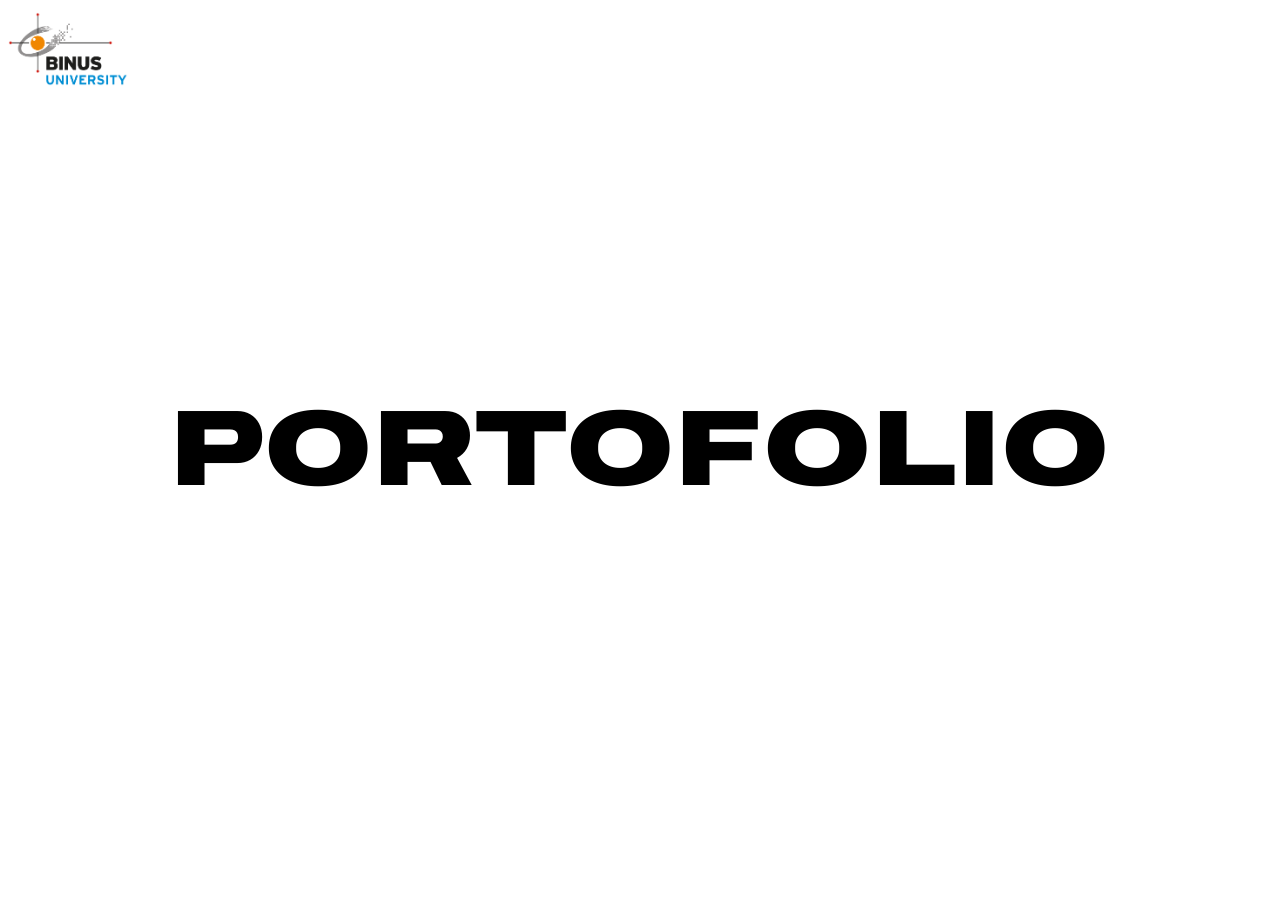
<file: index.html>
<!DOCTYPE html>
<html lang="en">
<head>
<meta charset="utf-8">
<meta name="viewport" content="width=device-width, initial-scale=1">
<title>Portofolio</title>
<link href="https://fonts.googleapis.com/css2?family=Archivo:wdth,wght@125,900&display=swap" rel="stylesheet">
<link rel="stylesheet" href="style.css">
</head>
<body>

  <img class="logo" src="binus-logo.png" alt="Binus University">

  <main>
    <button class="btn" id="portfolio-btn" type="button">PORTOFOLIO</button>
  </main>

  <script>
    document.getElementById('portfolio-btn').addEventListener('click', function () {
      window.location.href = 'menu.html';
    });
  </script>

</body>
</html>
</file>
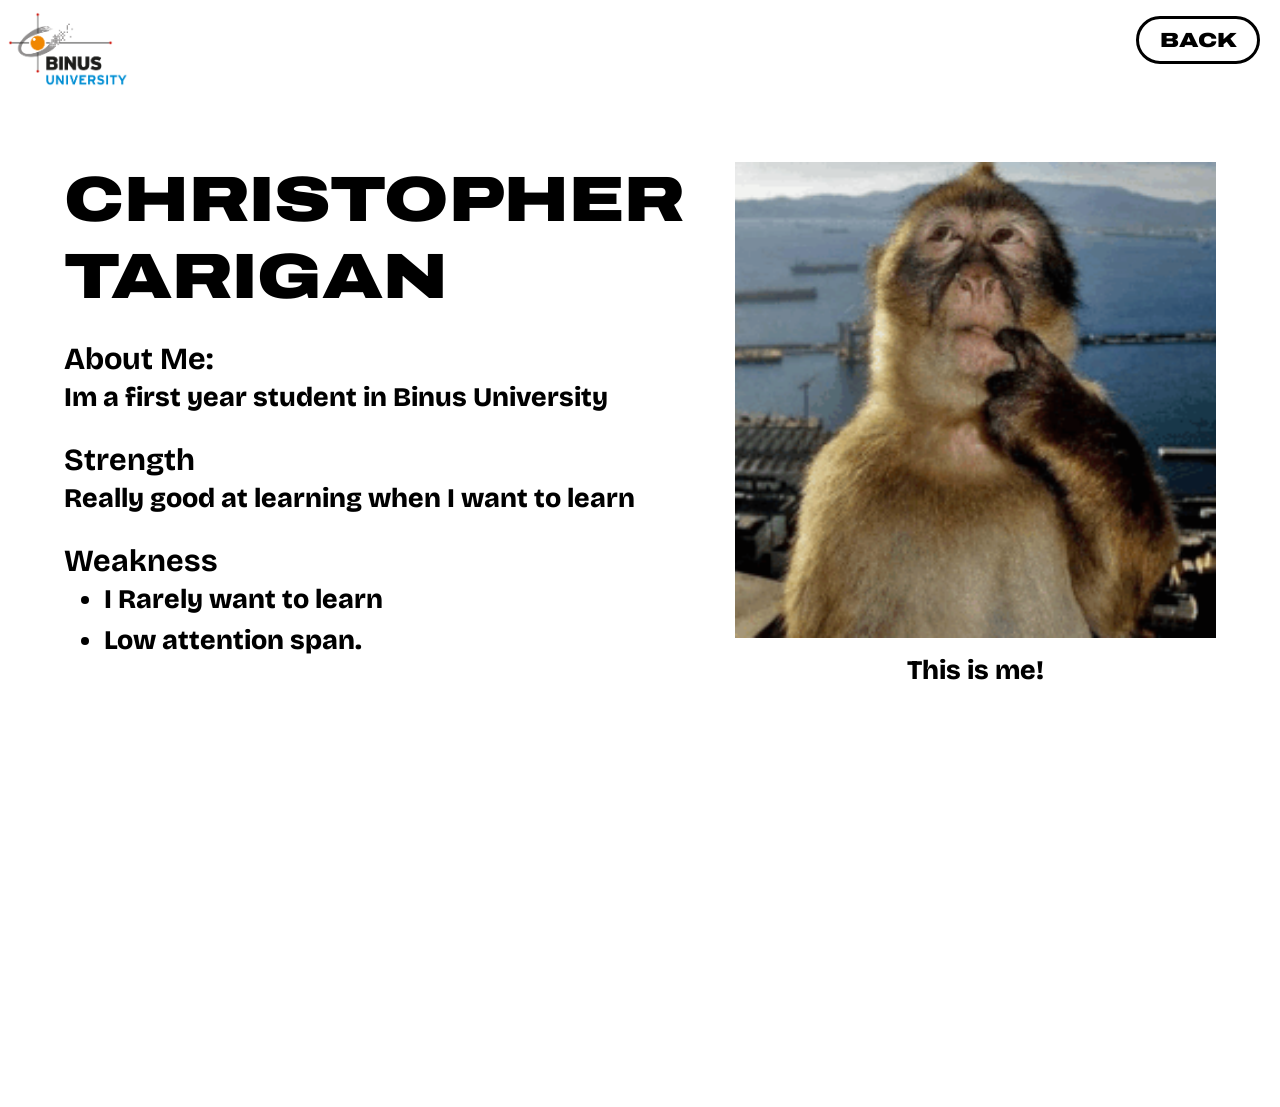
<file: about.html>
<!DOCTYPE html>
<html lang="en">
<head>
<meta charset="utf-8">
<meta name="viewport" content="width=device-width, initial-scale=1">
<title>About Me</title>
<link href="https://fonts.googleapis.com/css2?family=Archivo:wdth,wght@125,900&family=Bricolage+Grotesque:wght@800&display=swap" rel="stylesheet">
<link rel="stylesheet" href="style.css">
</head>
<body>

  <img class="logo" src="binus-logo.png" alt="Binus University">
  <a class="back" href="menu.html">BACK</a>

  <main class="about">
    <section class="about-text">
      <h1 class="name">CHRISTOPHER TARIGAN</h1>

      <h2>About Me:</h2>
      <p>Im a first year student in Binus University</p>

      <h2>Strength</h2>
      <p>Really good at learning when I want to learn</p>

      <h2>Weakness</h2>
      <ul>
        <li>I Rarely want to learn</li>
        <li>Low attention span.</li>
      </ul>
    </section>

    <figure class="about-photo">
      <img src="monkey.jpg" alt="Me">
      <figcaption>This is me!</figcaption>
    </figure>
  </main>

</body>
</html>
</file>
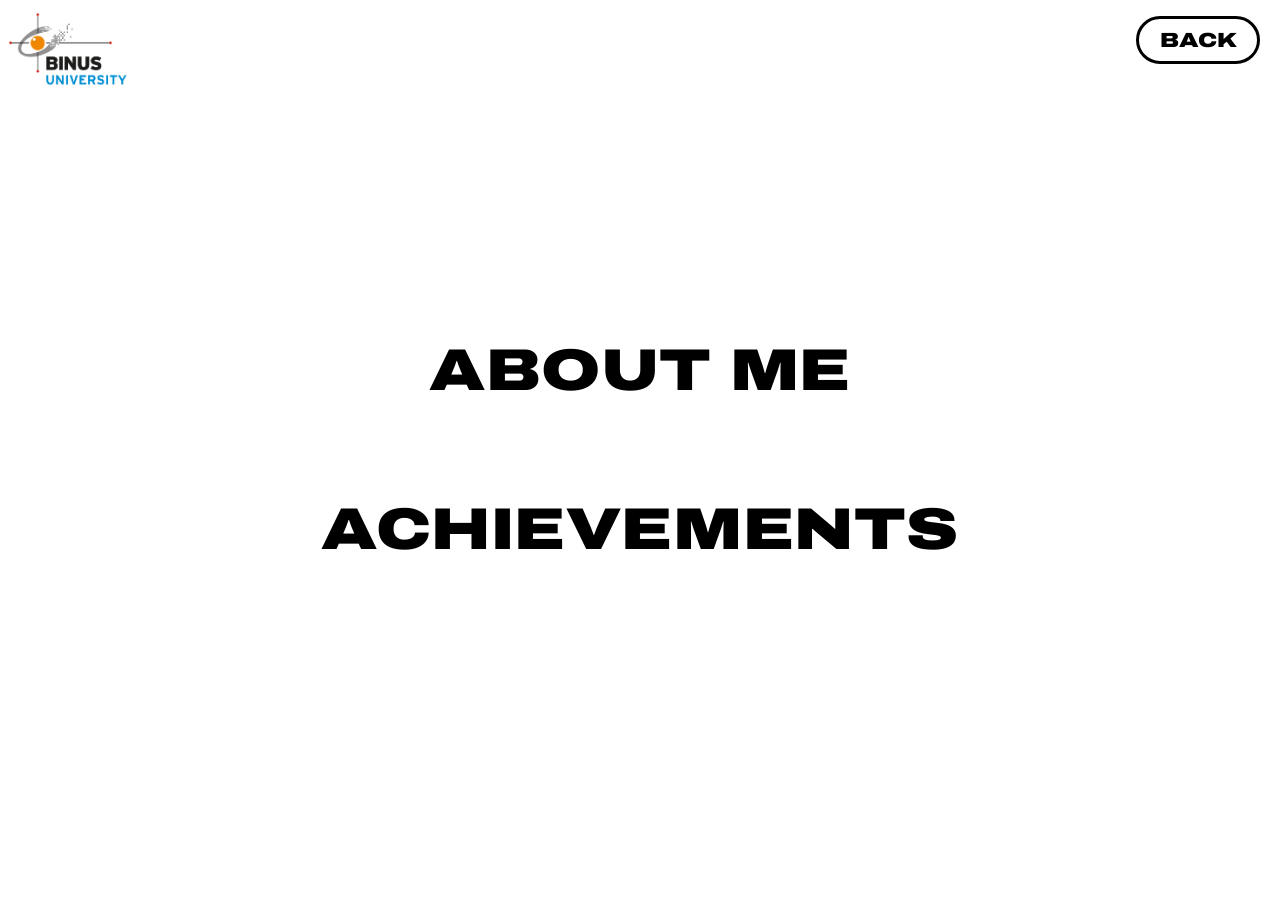
<file: menu.html>
<!DOCTYPE html>
<html lang="en">
<head>
<meta charset="utf-8">
<meta name="viewport" content="width=device-width, initial-scale=1">
<title>Menu</title>
<link href="https://fonts.googleapis.com/css2?family=Archivo:wdth,wght@125,900&display=swap" rel="stylesheet">
<link rel="stylesheet" href="style.css">
</head>
<body>

  <img class="logo" src="binus-logo.png" alt="Binus University">
  <a class="back" href="index.html">BACK</a>

  <main class="menu">
    <button class="btn btn-medium" id="about-btn" type="button">ABOUT ME</button>
    <button class="btn btn-medium" id="achievements-btn" type="button">ACHIEVEMENTS</button>
  </main>

  <script>
    document.getElementById('about-btn').addEventListener('click', function () {
      window.location.href = 'about.html';
    });
    document.getElementById('achievements-btn').addEventListener('click', function () {
      // window.location.href = 'achievements.html';
    });
  </script>

</body>
</html>
</file>
<file: style.css>
/* ---------- Base ---------- */
html, body {
  height: 100%;
  margin: 0;
  background: #ffffff;
}

.logo {
  position: absolute;
  top: 12px;
  left: 8px;
  width: min(120px, 22vw);
  height: auto;
}

main {
  min-height: 100%;
  display: flex;
  align-items: center;
  justify-content: center;
}

/* ---------- Buttons ---------- */
.btn {
  font-family: "Archivo", "Arial Black", Impact, sans-serif;
  font-stretch: 125%;
  font-weight: 900;
  font-size: clamp(2rem, 8.4vw, 8rem);
  letter-spacing: 0.01em;
  line-height: 1;
  color: #000;
  background: none;
  border: 0;
  padding: 0.2em 0.3em;
  cursor: pointer;
  transition: transform 0.15s ease, opacity 0.15s ease;
}

.btn:hover { opacity: 0.7; }
.btn:active { transform: scale(0.98); }
.btn:focus-visible { outline: 3px solid #2b8fd6; outline-offset: 6px; }

.btn-medium {
  font-size: clamp(1.5rem, 4.6vw, 4.5rem);
}

/* ---------- Menu page ---------- */
.menu {
  flex-direction: column;
  gap: clamp(1.5rem, 6vw, 5rem);
}

/* ---------- Back button ---------- */
.back {
  position: absolute;
  top: 16px;
  right: 20px;
  font-family: "Archivo", "Arial Black", Impact, sans-serif;
  font-stretch: 125%;
  font-weight: 900;
  font-size: clamp(0.9rem, 1.6vw, 1.4rem);
  color: #000;
  text-decoration: none;
  padding: 0.5em 1em;
  border: 3px solid #000;
  border-radius: 999px;
  transition: background 0.15s ease, color 0.15s ease;
}

.back:hover {
  background: #000;
  color: #fff;
}

.back:focus-visible {
  outline: 3px solid #2b8fd6;
  outline-offset: 4px;
}

/* ---------- About Me page ---------- */
.about {
  display: grid;
  grid-template-columns: 1fr 1fr;
  align-items: start;
  gap: 4vw;
  padding: 18vh 5vw 5vh;
  font-family: "Bricolage Grotesque", "Arial Black", sans-serif;
  font-weight: 800;
}

.name {
  font-family: "Archivo", "Arial Black", Impact, sans-serif;
  font-stretch: 125%;
  font-weight: 900;
  font-size: clamp(2rem, 5vw, 4.5rem);
  line-height: 1.2;
  margin: 0 0 1.5rem;
}

.about-text h2 {
  font-size: clamp(1.3rem, 2.4vw, 2.2rem);
  margin: 1.5rem 0 0;
}

.about-text p,
.about-text li {
  font-size: clamp(1.1rem, 2.1vw, 2rem);
  line-height: 1.5;
  margin: 0;
}

.about-text ul {
  margin: 0;
  padding-left: 2.5rem;
}

.about-photo {
  margin: 0;
  text-align: center;
}

.about-photo img {
  width: 100%;
  max-width: 700px;
  height: auto;
  display: block;
  margin: 0 auto;
}

.about-photo figcaption {
  font-size: clamp(1.1rem, 2.1vw, 2rem);
  margin-top: 1rem;
}

@media (max-width: 800px) {
  .about {
    grid-template-columns: 1fr;
  }
}
</file>
